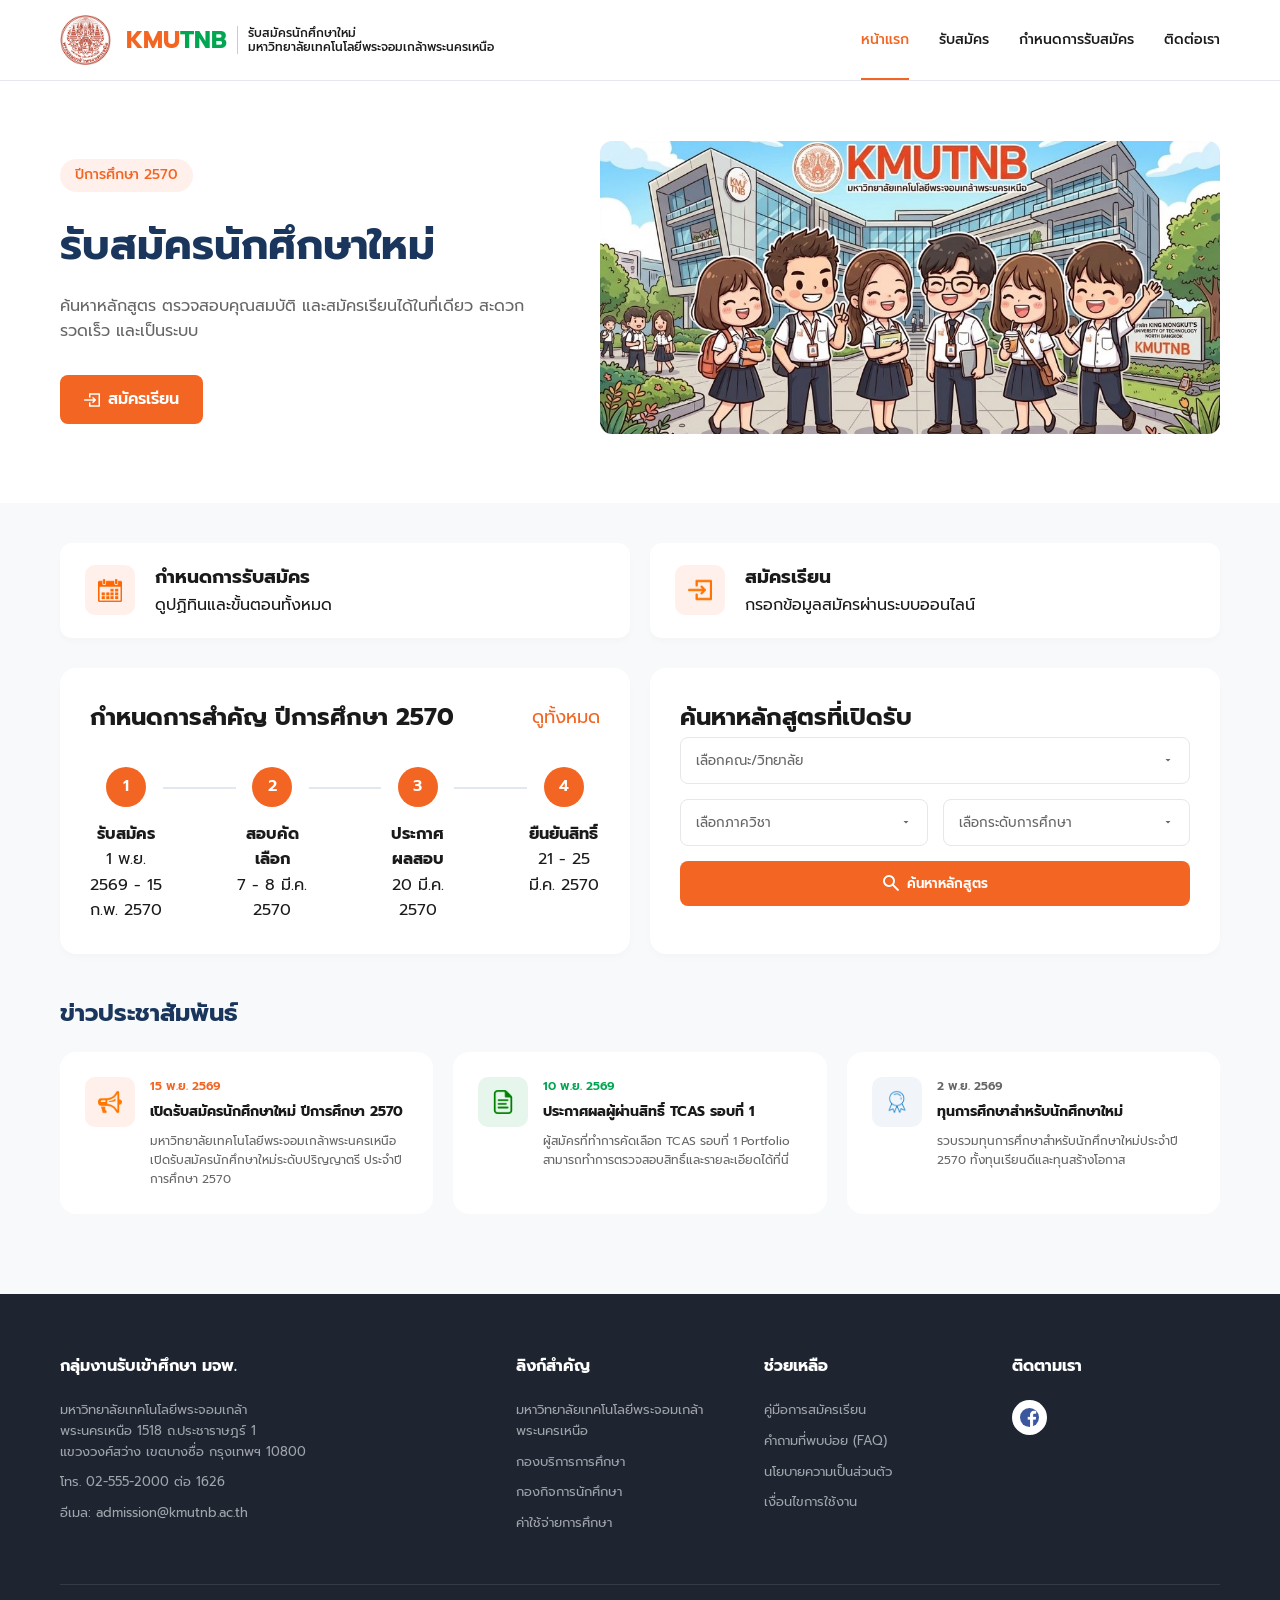
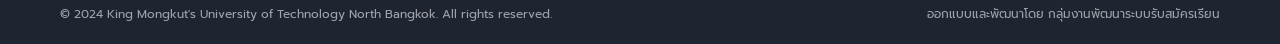
<file: Index.html>
<!DOCTYPE html>
<html lang="th">
<head>
    <meta charset="UTF-8">
    <meta name="viewport" content="width=device-width, initial-scale=1.0">
    <title>KMUTNB - รับสมัครนักศึกษาใหม่</title>
    
    <!-- เรียกใช้ฟอนต์ Prompt จาก Google -->
    <link href="https://fonts.googleapis.com/css2?family=Prompt:wght@300;400;500;600;700&display=swap" rel="stylesheet">
    
    <!-- ไฟล์ CSS ของเรา -->
    <link rel="stylesheet" href="css/style.css">
</head>
<body>

    <!-- ================= ส่วนที่ 1: แถบเมนูด้านบน (Header) ================= -->
    <header class="header-menu">
        <div class="container container-header">
            <!-- ส่วนโลโก้ -->
            <div class="logo-box">
                <img src="images/logo_kmutnb.png" alt="โลโก้ มจพ" class="logo-image">
                <div class="logo-text">
                    <span class="text-orange-large">KMU<span class="text-green-large">TNB</span></span>
                    <div class="text-thai-small">
                        <span>รับสมัครนักศึกษาใหม่</span>
                        <span>มหาวิทยาลัยเทคโนโลยีพระจอมเกล้าพระนครเหนือ</span>
                    </div>
                </div>
            </div>
            
            <!-- ส่วนลิงก์เมนู -->
            <nav class="menu-links">
                <ul>
                    <li><a href="/Index.html" class="active">หน้าแรก</a></li>
                    <li><a href="/login.html">รับสมัคร</a></li>
                    <li><a href="/schedule.html">กำหนดการรับสมัคร</a></li>
                    <li><a href="/contact.html">ติดต่อเรา</a></li>
                </ul>
            </nav>
        </div>
    </header>

    <!-- ================= ส่วนที่ 2: แบนเนอร์รูปภาพด้านบน ================= -->
    <section class="banner-section container">
        <!-- ข้อความฝั่งซ้าย -->
        <div class="banner-text">
            <div class="tag-year">ปีการศึกษา 2570</div>
            <h1>รับสมัครนักศึกษาใหม่</h1>
            <p>ค้นหาหลักสูตร ตรวจสอบคุณสมบัติ และสมัครเรียนได้ในที่เดียว สะดวก รวดเร็ว และเป็นระบบ</p>
            
            <a href="/login.html" class="button-orange">
                <!-- เปลี่ยนจากไอคอน FontAwesome เป็นรูปภาพ -->
                <img src="/images/signin.png" alt="icon" class="icon-small"> 
                สมัครเรียน
            </a>
        </div>
        
        <!-- รูปภาพฝั่งขวา -->
        <div class="banner-image">
            <img src="/images/kmutnbAI.png" alt="ภาพตัวการ์ตูนนักศึกษา">
        </div>
    </section>

    <!-- ================= พื้นหลังสีเทาอ่อนสำหรับเนื้อหาหลัก ================= -->
    <div class="background-gray">
        <div class="container">
            
            <!-- ================= ส่วนที่ 3: ปุ่มเมนูด่วน 2 ปุ่ม (Quick Actions) ================= -->
            <div class="quick-menu-row">
                <!-- ปุ่มที่ 1 -->
                <a href="/schedule.html" class="box-quick-menu">
                    <div class="icon-box bg-orange-light">
                        <!-- เปลี่ยนเป็นรูปภาพไอคอนปฏิทิน -->
                        <img src="/images/calander-icon.png" alt="ปฏิทิน" class="icon-image">
                    </div>
                    <div class="text-quick-menu">
                        <h3>กำหนดการรับสมัคร</h3>
                        <p>ดูปฏิทินและขั้นตอนทั้งหมด</p>
                    </div>
                </a>
                
                <!-- ปุ่มที่ 2 -->
                <a href="/login.html" class="box-quick-menu">
                    <div class="icon-box bg-orange-light">
                        <!-- เปลี่ยนเป็นรูปภาพไอคอนแก้ไข/สมัคร -->
                        <img src="/images/signin2.png" alt="สมัครเรียน" class="icon-image">
                    </div>
                    <div class="text-quick-menu">
                        <h3>สมัครเรียน</h3>
                        <p>กรอกข้อมูลสมัครผ่านระบบออนไลน์</p>
                    </div>
                </a>
            </div>

            <!-- ================= ส่วนที่ 4: กล่องข้อมูลหลัก (ไทม์ไลน์ + ค้นหา) ================= -->
            <div class="main-content-row">
                
                <!-- 4.1 กล่องไทม์ไลน์กำหนดการ -->
                <div class="box-content box-timeline">
                    <div class="box-header">
                        <h2>กำหนดการสำคัญ ปีการศึกษา 2570</h2>
                        <a href="/schedule.html" class="link-orange-text">ดูทั้งหมด</a>
                    </div>
                    
                    <div class="timeline-steps">
                        <!-- ขั้นตอนที่ 1 -->
                        <div class="step-item">
                            <div class="circle-number active">1</div>
                            <h4>รับสมัคร</h4>
                            <p>1 พ.ย. 2569 - 15 ก.พ. 2570</p>
                        </div>
                        <div class="line-connect"></div>
                        <!-- ขั้นตอนที่ 2 -->
                        <div class="step-item">
                            <div class="circle-number active">2</div>
                            <h4>สอบคัดเลือก</h4>
                            <p>7 - 8 มี.ค. 2570</p>
                        </div>
                        <div class="line-connect"></div>
                        <!-- ขั้นตอนที่ 3 -->
                        <div class="step-item">
                            <div class="circle-number active">3</div>
                            <h4>ประกาศผลสอบ</h4>
                            <p>20 มี.ค. 2570</p>
                        </div>
                        <div class="line-connect"></div>
                        <!-- ขั้นตอนที่ 4 -->
                        <div class="step-item">
                            <div class="circle-number active">4</div>
                            <h4>ยืนยันสิทธิ์</h4>
                            <p>21 - 25 มี.ค. 2570</p>
                        </div>
                    </div>
                </div>

                <!-- 4.2 กล่องค้นหาหลักสูตร -->
                <div class="box-content box-search">
                    <h2>ค้นหาหลักสูตรที่เปิดรับ</h2>
                    <form action="#" class="form-search">
                        <div class="input-group">
                            <select name="faculty">
                                <option value="">เลือกคณะ/วิทยาลัย</option>
                                <option value="">คณะวิศกรรมศาสตร์</option>
                                <option value="">คณะครุศาสตร์อุตหกรรม</option>
                                <option value="">วิทยาลัยเทคโนโลยีอุตสาหกรรม</option>
                                <option value="">คณะวิทยาศาสตร์ประยุกต์</option>
                                <option value="">คณะอุตหกรรมเกษรตรดิจิทัล</option>
                                <option value="">คณะเทคโนโลยีการจัดการอุตสาหกรรม</option>
                                <option value="">คณะเทคโนโลยีสารสนเทศและนวัตกรรมดิจิทัล</option>
                                <option value="">คณะศิลปศาสตร์ประยุกต์</option>
                                <option value="">บัณฑิตวิทยาลัยวิศวกรรมศาสตร์นานาชาติสิรินธร ไทย-เยอรมัน</option>
                                <option value="">บัณฑิตวิทยาลัย</option>
                                <option value="">คณะสถาปัตยกรรมและการออกแบบ</option>
                                <option value="">คณะวิทยาศาสตร์ พลังงานและสิ่งแวดล้อม</option>
                                <option value="">คณะบริหารธุรกิจ</option>
                                <option value="">วิทยาลัยนานาชาติ</option>
                                <option value="">คณะพัฒนาธุรกิจและอุตสาหกรรม</option>
                                <option value="">คณะบริหารธุรกิจและอุตสาหกรรมบริการ</option>
                                <option value="">อุทยานเทคโนโลยี มจพ. </option>
                            </select>
                        </div>
                        <div class="input-row">
                            <div class="input-group half">
                                <select name="department">
                                    <option value="">เลือกภาควิชา</option>
                                    <option value="">วิศวกรรมการผลิตและหุ่นยนต์</option>
                                    <option value="">วิศวกรรมไฟฟ้าและคอมพิวเตอร์</option>
                                    <option value="">วิศวกรรมเคมี</option>
                                    <option value="">วิศวกรรมขนถ่ายวัสดุและโลจิสติกส์</option>
                                    <option value="">วิศวกรรมเครื่องมือวัดและพลังงานไฟฟ้า</option>
                                    <option value="">วิศวกรรมโยธา</option>
                                    <option value="">วิศวกรรมอุตสากร</option>
                                </select>
                            </div>
                            <div class="input-group half">
                                <select name="level">
                                    <option value="">เลือกระดับการศึกษา</option>
                                    <option value="">ประกาศนียบัตรวิชาชีพ</option>
                                    <option value="">ประกาศนียบัตรวิชาชีพชั้นสูง</option>
                                    <option value="">อนุปริญญา</option>
                                    <option value="">ปริญญาตรี 4 ปี / 5 ปี</option>
                                    <option value="">ปริญญาตรีต่อนเนื่อง 2-3 ปี</option>
                                    <option value="">ปริญญาตรีเทียบโอน 2-3 ปี</option>
                                    <option value="">ประกาศนียบัตรบัณฑิต</option>
                                    <option value="">ปริญญาโท</option>
                                    <option value="">ปริญญาเอก</option>
                                </select>
                            </div>
                        </div>
                        <button type="submit" class="button-orange button-full">
                            <img src="/images/search.png" alt="ค้นหา" class="icon-small"> ค้นหาหลักสูตร
                        </button>
                    </form>
                </div>
                
            </div>

            <!-- ================= ส่วนที่ 5: ข่าวประชาสัมพันธ์ ================= -->
            <div class="news-section">
                <h2>ข่าวประชาสัมพันธ์</h2>
                <div class="news-row">
                    
                    <!-- ข่าวที่ 1 -->
                    <div class="box-news">
                        <div class="icon-box bg-orange-light">
                            <!-- ไอคอนโทรโข่ง -->
                            <img src="/images/megaphone.png" alt="ข่าว" class="icon-image">
                        </div>
                        <div class="news-text">
                            <span class="news-date text-orange">15 พ.ย. 2569</span>
                            <h4>เปิดรับสมัครนักศึกษาใหม่ ปีการศึกษา 2570</h4>
                            <p>มหาวิทยาลัยเทคโนโลยีพระจอมเกล้าพระนครเหนือ เปิดรับสมัครนักศึกษาใหม่ระดับปริญญาตรี ประจำปีการศึกษา 2570</p>
                        </div>
                    </div>
                    
                    <!-- ข่าวที่ 2 -->
                    <div class="box-news">
                        <div class="icon-box bg-green-light">
                            <!-- ไอคอนเอกสาร -->
                            <img src="/images/document.png" alt="เอกสาร" class="icon-image">
                        </div>
                        <div class="news-text">
                            <span class="news-date text-green">10 พ.ย. 2569</span>
                            <h4>ประกาศผลผู้ผ่านสิทธิ์ TCAS รอบที่ 1</h4>
                            <p>ผู้สมัครที่ทำการคัดเลือก TCAS รอบที่ 1 Portfolio สามารถทำการตรวจสอบสิทธิ์และรายละเอียดได้ที่นี่</p>
                        </div>
                    </div>
                    
                    <!-- ข่าวที่ 3 -->
                    <div class="box-news">
                        <div class="icon-box bg-gray-light">
                            <!-- ไอคอนเหรียญรางวัล -->
                            <img src="/images/award-icon.png" alt="ทุนการศึกษา" class="icon-image">
                        </div>
                        <div class="news-text">
                            <span class="news-date text-gray">2 พ.ย. 2569</span>
                            <h4>ทุนการศึกษาสำหรับนักศึกษาใหม่</h4>
                            <p>รวบรวมทุนการศึกษาสำหรับนักศึกษาใหม่ประจำปี 2570 ทั้งทุนเรียนดีและทุนสร้างโอกาส</p>
                        </div>
                    </div>
                    
                </div>
            </div>

        </div>
    </div>

    <!-- ================= ส่วนที่ 6: ด้านล่างสุดของเว็บ (Footer) ================= -->
    <footer class="footer-section">
        <div class="container footer-columns">
            <div class="footer-col info-col">
                <h3>กลุ่มงานรับเข้าศึกษา มจพ.</h3>
                <p>มหาวิทยาลัยเทคโนโลยีพระจอมเกล้า<br>พระนครเหนือ 1518 ถ.ประชาราษฎร์ 1<br>แขวงวงศ์สว่าง เขตบางซื่อ กรุงเทพฯ 10800</p>
                <p>โทร. 02-555-2000 ต่อ 1626</p>
                <p>อีเมล: admission@kmutnb.ac.th</p>
            </div>
            <div class="footer-col">
                <h3>ลิงก์สำคัญ</h3>
                <ul>
                    <p><a href="https://www.kmutnb.ac.th/" target="_blank" rel="noopener noreferrer"> มหาวิทยาลัยเทคโนโลยีพระจอมเกล้าพระนครเหนือ </a></p>
                    <p><a href="https://acdserv.kmutnb.ac.th/" target="_blank" rel="noopener noreferrer">กองบริการการศึกษา</a></p>
                    <p><a href="https://sa.op.kmutnb.ac.th/" target="_blank" rel="noopener noreferrer">กองกิจการนักศึกษา</a></p>
                    <p><a href="https://reg.kmutnb.ac.th/registrar/applogin" target="_blank" rel="noopener noreferrer">ค่าใช้จ่ายการศึกษา</a></p>
                </ul>
            </div>
            <div class="footer-col">
                <h3>ช่วยเหลือ</h3>
                <ul>
                    <p>คู่มือการสมัครเรียน</p>
                    <p>คำถามที่พบบ่อย (FAQ)</p>
                    <p>นโยบายความเป็นส่วนตัว</p>
                    <p>เงื่อนไขการใช้งาน</p>
                </ul>
            </div>
            <div class="footer-col">
                <h3>ติดตามเรา</h3>
                <div class="social-icons">
                    <!-- ไอคอน Social เป็นรูปภาพ -->
                    <a href="https://www.facebook.com/admission.kmutnb" target="_blank" rel="noopener noreferrer"><img src="/images/Facebook_logo.png" alt="Facebook"></a>
                </div>
            </div>
        </div>
        <div class="container">
            <div class="footer-copyright">
                <p>© 2024 King Mongkut's University of Technology North Bangkok. All rights reserved.</p>
                <p>ออกแบบและพัฒนาโดย กลุ่มงานพัฒนาระบบรับสมัครเรียน</p>
            </div>
        </div>
    </footer>

</body>
</html>
</file>
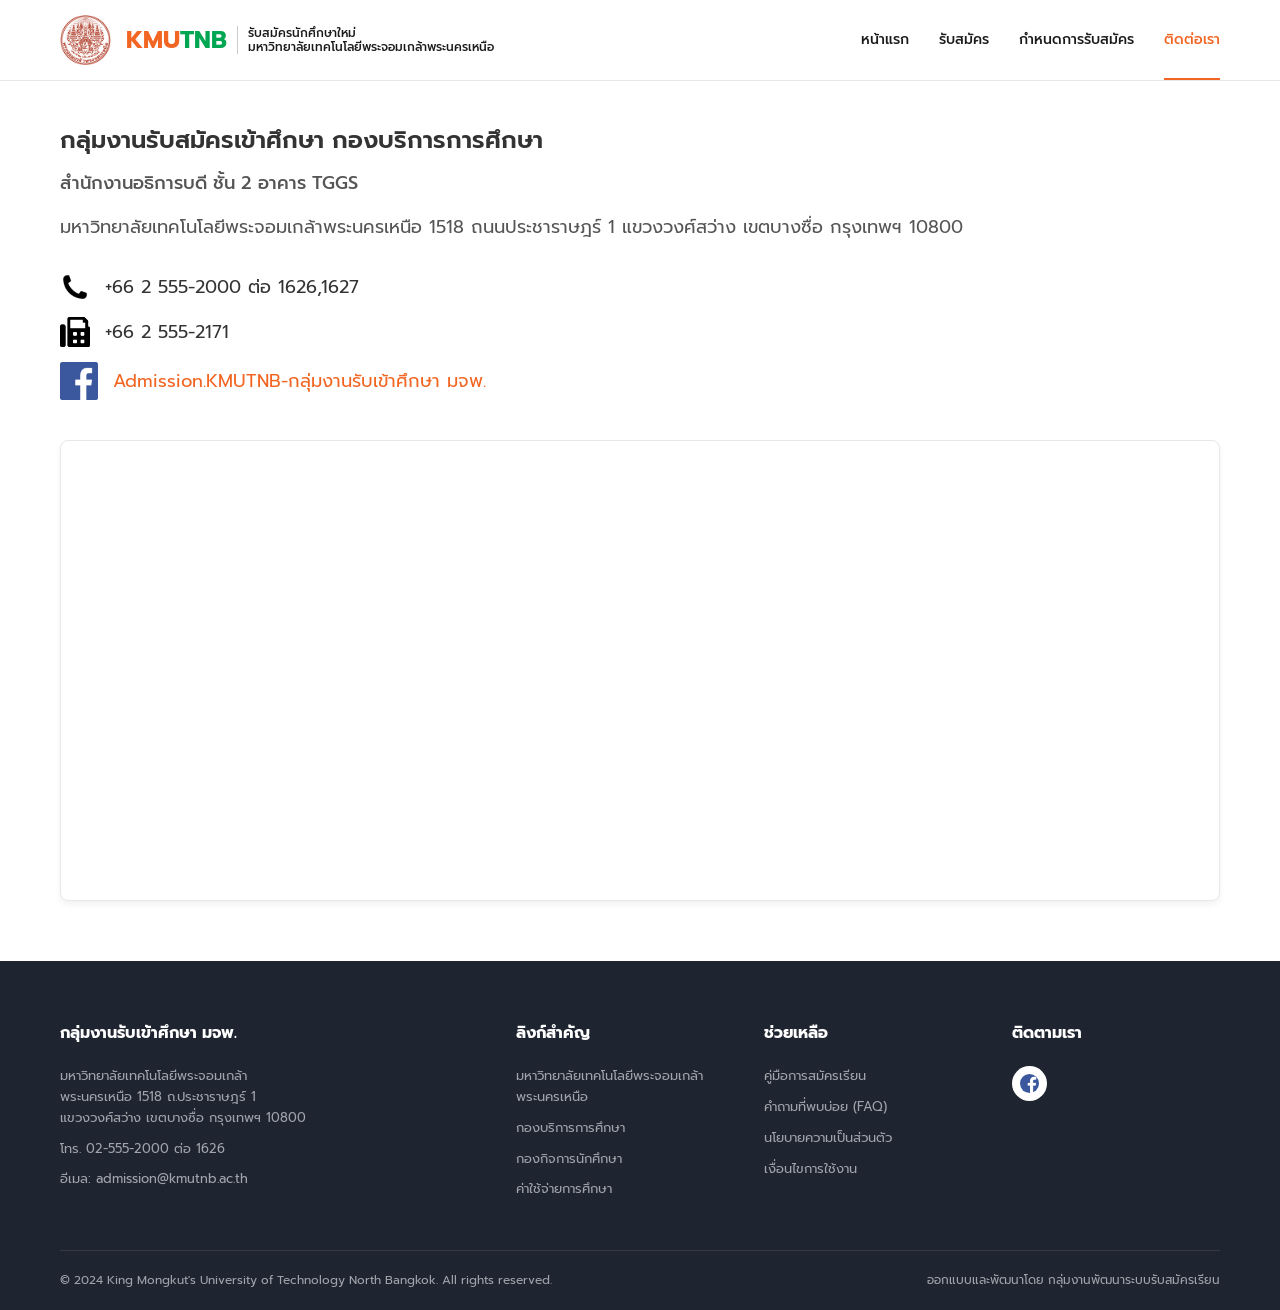
<file: contact.html>
<!DOCTYPE html>
<html lang="th">
<head>
    <meta charset="UTF-8">
    <meta name="viewport" content="width=device-width, initial-scale=1.0">
    <title>ติดต่อเรา - KMUTNB</title>
    <link href="https://fonts.googleapis.com/css2?family=Prompt:wght@300;400;500;600;700&display=swap" rel="stylesheet">
    <link rel="stylesheet" href="/css/style.css">
</head>
<body>

    <!-- ================= แถบเมนูด้านบน (Header) ================= -->
    <header class="header-menu">
        <div class="container container-header">
            <div class="logo-box">
                <img src="/images/logo_kmutnb.png" alt="โลโก้ มจพ" class="logo-image">
                <div class="logo-text">
                    <span class="text-orange-large">KMU<span class="text-green-large">TNB</span></span>
                    <div class="text-thai-small">
                        <span>รับสมัครนักศึกษาใหม่</span>
                        <span>มหาวิทยาลัยเทคโนโลยีพระจอมเกล้าพระนครเหนือ</span>
                    </div>
                </div>
            </div>
            
            <nav class="menu-links">
                <ul>
                    <li><a href="index.html">หน้าแรก</a></li>
                    <li><a href="login.html">รับสมัคร</a></li>
                    <li><a href="schedule.html">กำหนดการรับสมัคร</a></li>
                    <li><a href="contact.html" class="active">ติดต่อเรา</a></li>
                </ul>
            </nav>
        </div>
    </header>

    <!-- ================= ส่วนเนื้อหาหน้าติดต่อเรา ================= -->
    <div class="contact-wrapper container">
        
        <!-- 1. ส่วนข้อมูลข้อความ -->
        <div class="contact-info">
            <h2 class="contact-heading">กลุ่มงานรับสมัครเข้าศึกษา กองบริการการศึกษา</h2>
            <p class="contact-subheading">สำนักงานอธิการบดี ชั้น 2 อาคาร TGGS</p>
            <p class="contact-address">มหาวิทยาลัยเทคโนโลยีพระจอมเกล้าพระนครเหนือ 1518 ถนนประชาราษฎร์ 1 แขวงวงศ์สว่าง เขตบางซื่อ กรุงเทพฯ 10800</p>
            
            <!-- รายการเบอร์โทรและโซเชียล -->
            <div class="contact-methods">
                <div class="contact-item">
                    <!-- ใช้รูปไอคอน หรือถ้าไม่มีให้ใช้ SVG แทนได้ -->
                    <img src="/images/telephone-icon.png" alt="โทรศัพท์" class="contact-icon">
                    <span>+66 2 555-2000 ต่อ 1626,1627</span>
                </div>
                <div class="contact-item">
                    <img src="/images/fax.png" alt="แฟกซ์" class="contact-icon">
                    <span>+66 2 555-2171</span>
                </div>
                <div class="contact-item">
                    <img src="/images/Facebook_logo.png" alt="Facebook" class="contact-icon fb-icon">
                    <a href="https://www.facebook.com/admission.kmutnb" target="_blank" rel="noopener noreferrer" target="_blank" class="link-orange-text">Admission.KMUTNB-กลุ่มงานรับเข้าศึกษา มจพ.</a>
                </div>
            </div>
        </div>

        <!-- 2. ส่วนแผนที่ Google Maps -->
        <div class="contact-map">
            <!-- โค้ด iframe ดึงแผนที่จาก Google Maps ตรงๆ -->
           <iframe src="https://www.google.com/maps/embed?pb=!1m18!1m12!1m3!1d3874.336020997684!2d100.51412789999999!3d13.8188503!2m3!1f0!2f0!3f0!3m2!1i1024!2i768!4f13.1!3m3!1m2!1s0x30e29b9bc62c08f5%3A0xa7082ce4308e41a4![base64]!5e0!3m2!1sth!2sth!4v1790412896878!5m2!1sth!2sth" width="100%" height="450" style="border:0;" allowfullscreen="" loading="lazy" referrerpolicy="no-referrer-when-downgrade"></iframe>
        </div>

    </div>

    <!-- ================= Footer ================= -->
    <footer class="footer-section">
        <div class="container footer-columns">
            <div class="footer-col info-col">
                <h3>กลุ่มงานรับเข้าศึกษา มจพ.</h3>
                <p>มหาวิทยาลัยเทคโนโลยีพระจอมเกล้า<br>พระนครเหนือ 1518 ถ.ประชาราษฎร์ 1<br>แขวงวงศ์สว่าง เขตบางซื่อ กรุงเทพฯ 10800</p>
                <p>โทร. 02-555-2000 ต่อ 1626</p>
                <p>อีเมล: admission@kmutnb.ac.th</p>
            </div>
            <div class="footer-col">
                <h3>ลิงก์สำคัญ</h3>
                <ul>
                    <p><a href="https://www.kmutnb.ac.th/" target="_blank" rel="noopener noreferrer"> มหาวิทยาลัยเทคโนโลยีพระจอมเกล้าพระนครเหนือ </a></p>
                    <p><a href="https://acdserv.kmutnb.ac.th/" target="_blank" rel="noopener noreferrer">กองบริการการศึกษา</a></p>
                    <p><a href="https://sa.op.kmutnb.ac.th/" target="_blank" rel="noopener noreferrer">กองกิจการนักศึกษา</a></p>
                    <p><a href="https://reg.kmutnb.ac.th/registrar/applogin" target="_blank" rel="noopener noreferrer">ค่าใช้จ่ายการศึกษา</a></p>
                </ul>
            </div>
            <div class="footer-col">
                <h3>ช่วยเหลือ</h3>
                <ul>
                    <p>คู่มือการสมัครเรียน</p>
                    <p>คำถามที่พบบ่อย (FAQ)</p>
                    <p>นโยบายความเป็นส่วนตัว</p>
                    <p>เงื่อนไขการใช้งาน</p>
                </ul>
            </div>
            <div class="footer-col">
                <h3>ติดตามเรา</h3>
                <div class="social-icons">
                    <!-- ไอคอน Social เป็นรูปภาพ -->
                    <a href="https://www.facebook.com/admission.kmutnb" target="_blank" rel="noopener noreferrer"><img src="/images/Facebook_logo.png" alt="Facebook"></a>
                </div>
            </div>
        </div>
        <div class="container">
            <div class="footer-copyright">
                <p>© 2024 King Mongkut's University of Technology North Bangkok. All rights reserved.</p>
                <p>ออกแบบและพัฒนาโดย กลุ่มงานพัฒนาระบบรับสมัครเรียน</p>
            </div>
        </div>
    </footer>

</body>
</html>
</file>
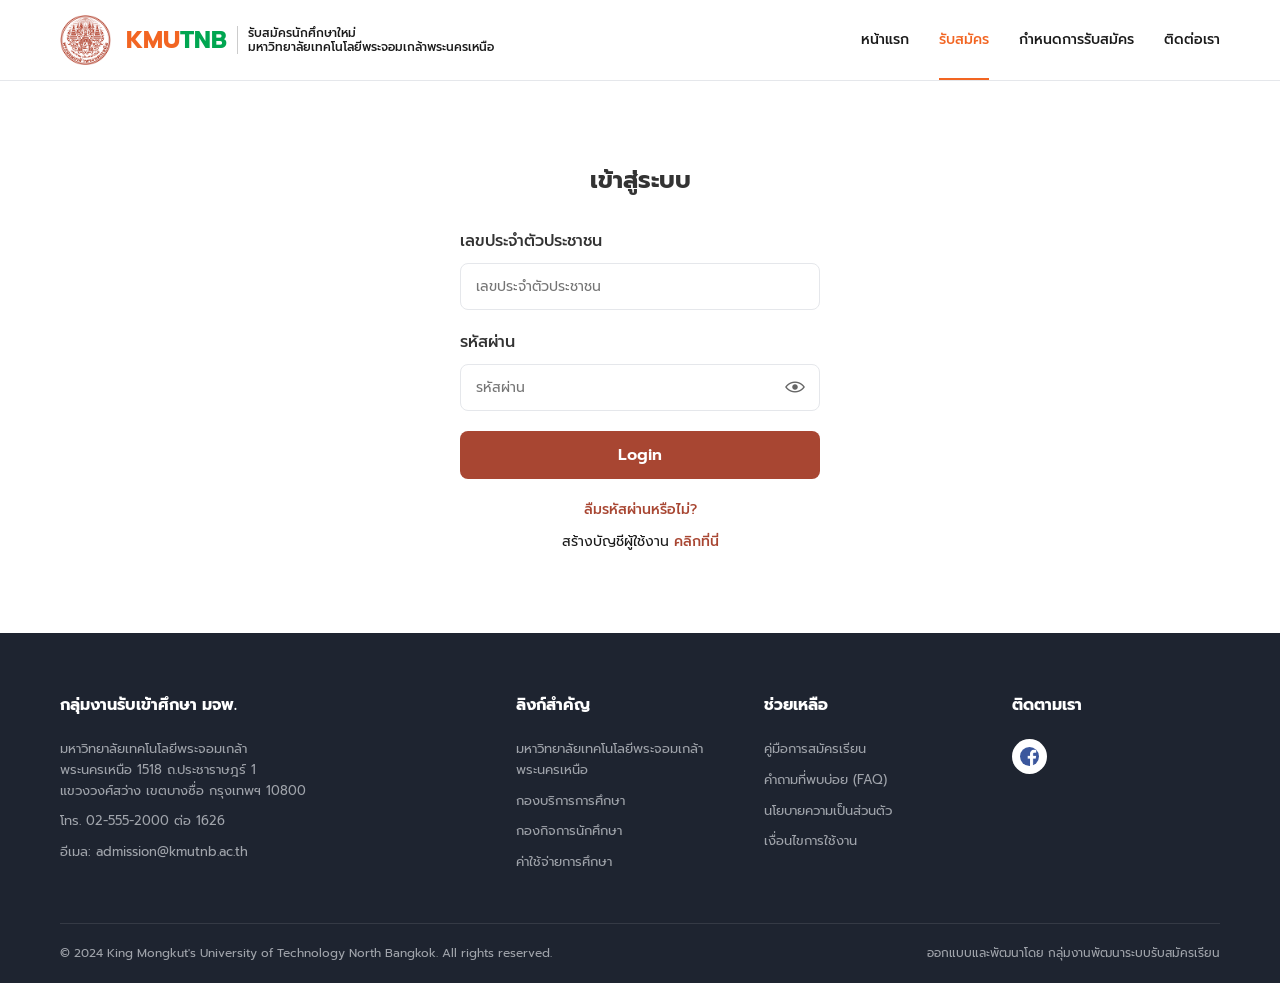
<file: login.html>
<!DOCTYPE html>
<html lang="th">
<head>
    <meta charset="UTF-8">
    <meta name="viewport" content="width=device-width, initial-scale=1.0">
    <title>เข้าสู่ระบบ - KMUTNB</title>
    <link href="https://fonts.googleapis.com/css2?family=Prompt:wght@300;400;500;600;700&display=swap" rel="stylesheet">
    <link rel="stylesheet" href="css/style.css">
</head>
<body>

    <!-- ================= แถบเมนูด้านบน (Header) ================= -->
    <header class="header-menu">
        <div class="container container-header">
            <div class="logo-box">
                <img src="/images/logo_kmutnb.png" alt="โลโก้ มจพ" class="logo-image">
                <div class="logo-text">
                    <span class="text-orange-large">KMU<span class="text-green-large">TNB</span></span>
                    <div class="text-thai-small">
                        <span>รับสมัครนักศึกษาใหม่</span>
                        <span>มหาวิทยาลัยเทคโนโลยีพระจอมเกล้าพระนครเหนือ</span>
                    </div>
                </div>
            </div>
            
            <nav class="menu-links">
                <ul>
                    <li><a href="index.html">หน้าแรก</a></li>
                    <!-- ย้าย class="active" มาไว้ที่ "รับสมัคร" แทน -->
                    <li><a href="login.html" class="active">รับสมัคร</a></li>
                    <li><a href="/schedule.html">กำหนดการรับสมัคร</a></li>
                    <li><a href="/contact.html">ติดต่อเรา</a></li>
                </ul>
            </nav>
        </div>
    </header>

    <!-- ================= ส่วนเนื้อหาหน้า Login ================= -->
    <div class="login-wrapper">
        <h2 class="login-title">เข้าสู่ระบบ</h2>
        
        <!-- ฟอร์มเข้าสู่ระบบ -->
        <form action="#" class="form-login">
            <div class="form-group-vertical">
                <label>เลขประจำตัวประชาชน</label>
                <input type="text" class="input-field" placeholder="เลขประจำตัวประชาชน" maxlength="13" inputmode="numeric" pattern="[0-9]*" oninput="this.value = this.value.replace(/[^0-9]/g, '');">
            </div>
            
            <div class="form-group-vertical">
                <label>รหัสผ่าน</label>
                <div class="input-with-icon">
                    <!-- 1. ซ่อน Checkbox ไว้ และตั้ง id ให้ตรงกับ label -->
                    <input type="checkbox" id="toggle-pwd-1" class="hidden-checkbox">
                    
                    <!-- 2. ใช้ type="text" แทน password และใส่คลาส css-password -->
                    <input type="text" class="input-field css-password" placeholder="รหัสผ่าน">
                    
                    <!-- 3. ใช้ Label ครอบรูปตาของคุณ เมื่อกดที่รูปนี้ จะไปติ๊ก checkbox ด้านบน -->
                    <label for="toggle-pwd-1" class="icon-label">
                        <img src="/images/eye-icon.png" alt="เปิด/ปิดรหัส">
                    </label>
                </div>
            </div>
                        
            <button type="submit" class="button-brown button-full">Login</button>
        </form>

        <!-- ลิงก์ด้านล่างฟอร์ม -->
        <div class="login-links">
            <a href="/resetpass.html" class="link-brown">ลืมรหัสผ่านหรือไม่?</a>
            <p>สร้างบัญชีผู้ใช้งาน <a href="register.html" class="link-brown">คลิกที่นี่</a></p>
        </div>
    </div>

    <!-- ================= Footer ================= -->
    <footer class="footer-section">
        <div class="container footer-columns">
            <div class="footer-col info-col">
                <h3>กลุ่มงานรับเข้าศึกษา มจพ.</h3>
                <p>มหาวิทยาลัยเทคโนโลยีพระจอมเกล้า<br>พระนครเหนือ 1518 ถ.ประชาราษฎร์ 1<br>แขวงวงศ์สว่าง เขตบางซื่อ กรุงเทพฯ 10800</p>
                <p>โทร. 02-555-2000 ต่อ 1626</p>
                <p>อีเมล: admission@kmutnb.ac.th</p>
            </div>
            <div class="footer-col">
                <h3>ลิงก์สำคัญ</h3>
                <ul>
                    <p><a href="https://www.kmutnb.ac.th/" target="_blank" rel="noopener noreferrer"> มหาวิทยาลัยเทคโนโลยีพระจอมเกล้าพระนครเหนือ </a></p>
                    <p><a href="https://acdserv.kmutnb.ac.th/" target="_blank" rel="noopener noreferrer">กองบริการการศึกษา</a></p>
                    <p><a href="https://sa.op.kmutnb.ac.th/" target="_blank" rel="noopener noreferrer">กองกิจการนักศึกษา</a></p>
                    <p><a href="https://reg.kmutnb.ac.th/registrar/applogin" target="_blank" rel="noopener noreferrer">ค่าใช้จ่ายการศึกษา</a></p>
                </ul>
            </div>
            <div class="footer-col">
                <h3>ช่วยเหลือ</h3>
                <ul>
                    <p>คู่มือการสมัครเรียน</p>
                    <p>คำถามที่พบบ่อย (FAQ)</p>
                    <p>นโยบายความเป็นส่วนตัว</p>
                    <p>เงื่อนไขการใช้งาน</p>
                </ul>
            </div>
            <div class="footer-col">
                <h3>ติดตามเรา</h3>
                <div class="social-icons">
                    <!-- ไอคอน Social เป็นรูปภาพ -->
                    <a href="https://www.facebook.com/admission.kmutnb" target="_blank" rel="noopener noreferrer"><img src="/images/Facebook_logo.png" alt="Facebook"></a>
                </div>
            </div>
        </div>
        <div class="container">
            <div class="footer-copyright">
                <p>© 2024 King Mongkut's University of Technology North Bangkok. All rights reserved.</p>
                <p>ออกแบบและพัฒนาโดย กลุ่มงานพัฒนาระบบรับสมัครเรียน</p>
            </div>
        </div>
    </footer>

</body>
</html>
</file>
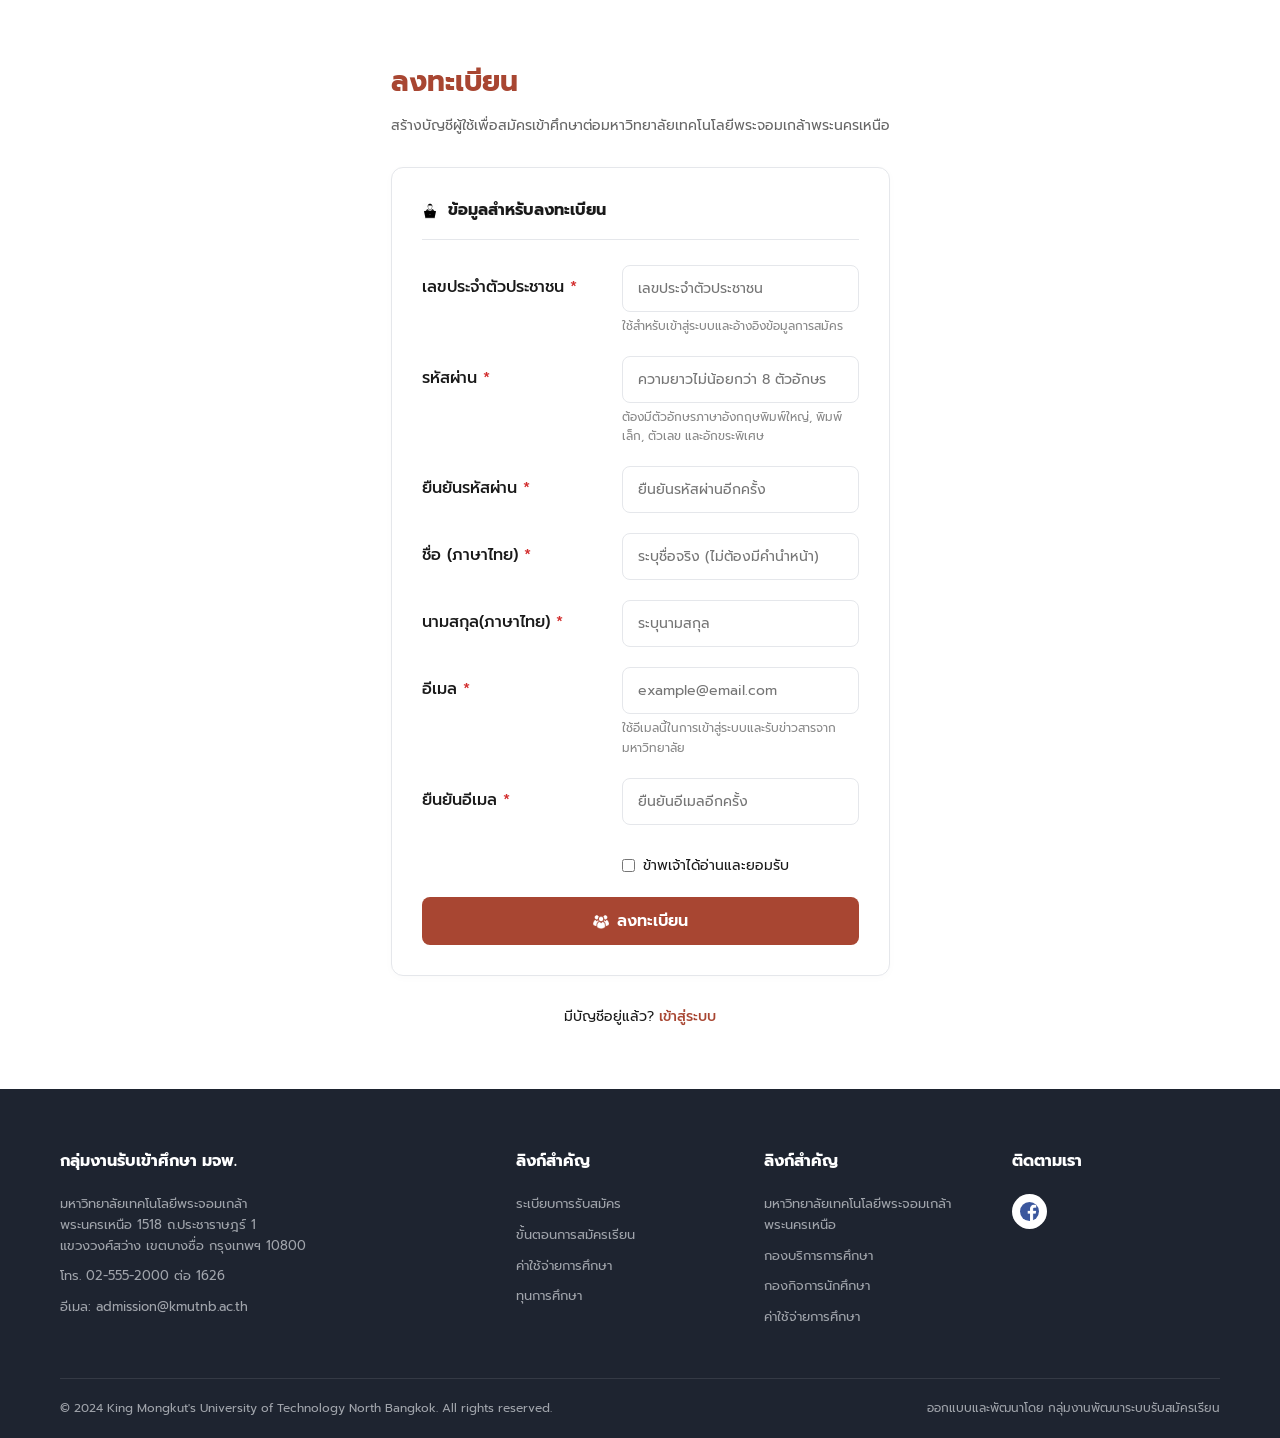
<file: register.html>
<!DOCTYPE html>
<html lang="th">
<head>
    <meta charset="UTF-8">
    <meta name="viewport" content="width=device-width, initial-scale=1.0">
    <title>ลงทะเบียน - KMUTNB</title>
    <link href="https://fonts.googleapis.com/css2?family=Prompt:wght@300;400;500;600;700&display=swap" rel="stylesheet">
    <link rel="stylesheet" href="css/style.css">
</head>
<body>

    <!-- ================= แถบเมนูด้านบน (Header) ================= -->
    <!-- (ใส่ Header เหมือนหน้า Login เป๊ะๆ เลยครับ มี class active ที่เมนู "รับสมัคร") -->
    
    <!-- ================= ส่วนเนื้อหาหน้า Register ================= -->
    <div class="register-wrapper">
        <h1 class="register-title">ลงทะเบียน</h1>
        <p class="register-subtitle">สร้างบัญชีผู้ใช้เพื่อสมัครเข้าศึกษาต่อมหาวิทยาลัยเทคโนโลยีพระจอมเกล้าพระนครเหนือ</p>
        
        <!-- กล่องฟอร์มลงทะเบียน -->
        <div class="box-register-form">
            <!-- หัวกล่อง -->
            <div class="register-form-header">
                <div class="header-left">
                    <img src="/images/user-icon.png" alt="ไอคอนผู้ใช้" class="icon-small">
                    <strong>ข้อมูลสำหรับลงทะเบียน</strong>
                </div>
            </div>

            <!-- ฟอร์มกรอกข้อมูล -->
            <form action="#" class="form-horizontal">
                
                <div class="form-row">
                    <label class="form-label">เลขประจำตัวประชาชน <span class="text-red">*</span></label>
                    <div class="form-input-box">
                        <input type="text" class="input-field" placeholder="เลขประจำตัวประชาชน" maxlength="13" inputmode="numeric" pattern="[0-9]*" oninput="this.value = this.value.replace(/[^0-9]/g, '');">
                        <span class="text-helper">ใช้สำหรับเข้าสู่ระบบและอ้างอิงข้อมูลการสมัคร</span>
                    </div>
                </div>

                <div class="form-row">
                    <label class="form-label">รหัสผ่าน <span class="text-red">*</span></label>
                    <div class="form-input-box">
                        <div class="input-with-icon">
                            <input type="password" class="input-field" placeholder="ความยาวไม่น้อยกว่า 8 ตัวอักษร">
                        </div>
                        <span class="text-helper">ต้องมีตัวอักษรภาษาอังกฤษพิมพ์ใหญ่, พิมพ์เล็ก, ตัวเลข และอักขระพิเศษ</span>
                    </div>
                </div>

                <div class="form-row">
                    <label class="form-label">ยืนยันรหัสผ่าน <span class="text-red">*</span></label>
                    <div class="form-input-box">
                        <div class="input-with-icon">
                            <input type="password" class="input-field" placeholder="ยืนยันรหัสผ่านอีกครั้ง">
                        </div>
                    </div>
                </div>

                <div class="form-row">
                    <label class="form-label">ชื่อ (ภาษาไทย) <span class="text-red">*</span></label>
                    <div class="form-input-box">
                        <input type="text" class="input-field" placeholder="ระบุชื่อจริง (ไม่ต้องมีคำนำหน้า)">
                    </div>
                </div>

                <div class="form-row">
                    <label class="form-label">นามสกุล(ภาษาไทย) <span class="text-red">*</span></label>
                    <div class="form-input-box">
                        <input type="text" class="input-field" placeholder="ระบุนามสกุล">
                    </div>
                </div>

                <div class="form-row">
                    <label class="form-label">อีเมล <span class="text-red">*</span></label>
                    <div class="form-input-box">
                        <input type="email" class="input-field" placeholder="example@email.com">
                        <span class="text-helper">ใช้อีเมลนี้ในการเข้าสู่ระบบและรับข่าวสารจากมหาวิทยาลัย</span>
                    </div>
                </div>

                <div class="form-row">
                    <label class="form-label">ยืนยันอีเมล <span class="text-red">*</span></label>
                    <div class="form-input-box">
                        <input type="email" class="input-field" placeholder="ยืนยันอีเมลอีกครั้ง">
                    </div>
                </div>

                <!-- ยอมรับเงื่อนไข -->
                <div class="agreement-box">
                    <label class="checkbox-label">
                        <input type="checkbox" required> 
                        ข้าพเจ้าได้อ่านและยอมรับ
                    </label>
                </div>

                <!-- ปุ่มลงทะเบียน -->
                <button type="submit" class="button-brown button-full">
                    <img src="/images/users.png" alt="ลงทะเบียน" class="icon-small"> ลงทะเบียน
                </button>
            </form>
        </div>

        <div class="register-footer-link">
            <p>มีบัญชีอยู่แล้ว? <a href="login.html" class="link-brown">เข้าสู่ระบบ</a></p>
        </div>
    </div>

    <!-- ================= Footer ================= -->
    <footer class="footer-section">
        <div class="container footer-columns">
            <div class="footer-col info-col">
                <h3>กลุ่มงานรับเข้าศึกษา มจพ.</h3>
                <p>มหาวิทยาลัยเทคโนโลยีพระจอมเกล้า<br>พระนครเหนือ 1518 ถ.ประชาราษฎร์ 1<br>แขวงวงศ์สว่าง เขตบางซื่อ กรุงเทพฯ 10800</p>
                <p>โทร. 02-555-2000 ต่อ 1626</p>
                <p>อีเมล: admission@kmutnb.ac.th</p>
            </div>
            <div class="footer-col">
                <h3>ลิงก์สำคัญ</h3>
                <ul>
                    <p>ระเบียบการรับสมัคร</p>
                    <p>ขั้นตอนการสมัครเรียน</p>
                    <p>ค่าใช้จ่ายการศึกษา</p>
                    <p>ทุนการศึกษา</p>
                </ul>
            </div>
            <div class="footer-col">
                <h3>ลิงก์สำคัญ</h3>
                <ul>
                    <p><a href="https://www.kmutnb.ac.th/" target="_blank" rel="noopener noreferrer"> มหาวิทยาลัยเทคโนโลยีพระจอมเกล้าพระนครเหนือ </a></p>
                    <p><a href="https://acdserv.kmutnb.ac.th/" target="_blank" rel="noopener noreferrer">กองบริการการศึกษา</a></p>
                    <p><a href="https://sa.op.kmutnb.ac.th/" target="_blank" rel="noopener noreferrer">กองกิจการนักศึกษา</a></p>
                    <p><a href="https://reg.kmutnb.ac.th/registrar/applogin" target="_blank" rel="noopener noreferrer">ค่าใช้จ่ายการศึกษา</a></p>
                </ul>
            </div>
            <div class="footer-col">
                <h3>ติดตามเรา</h3>
                <div class="social-icons">
                    <!-- ไอคอน Social เป็นรูปภาพ -->
                    <a href="https://www.facebook.com/admission.kmutnb" target="_blank" rel="noopener noreferrer"><img src="/images/Facebook_logo.png" alt="Facebook"></a>
                </div>
            </div>
        </div>
        <div class="container">
            <div class="footer-copyright">
                <p>© 2024 King Mongkut's University of Technology North Bangkok. All rights reserved.</p>
                <p>ออกแบบและพัฒนาโดย กลุ่มงานพัฒนาระบบรับสมัครเรียน</p>
            </div>
        </div>
    </footer>

</body>
</html>
</file>
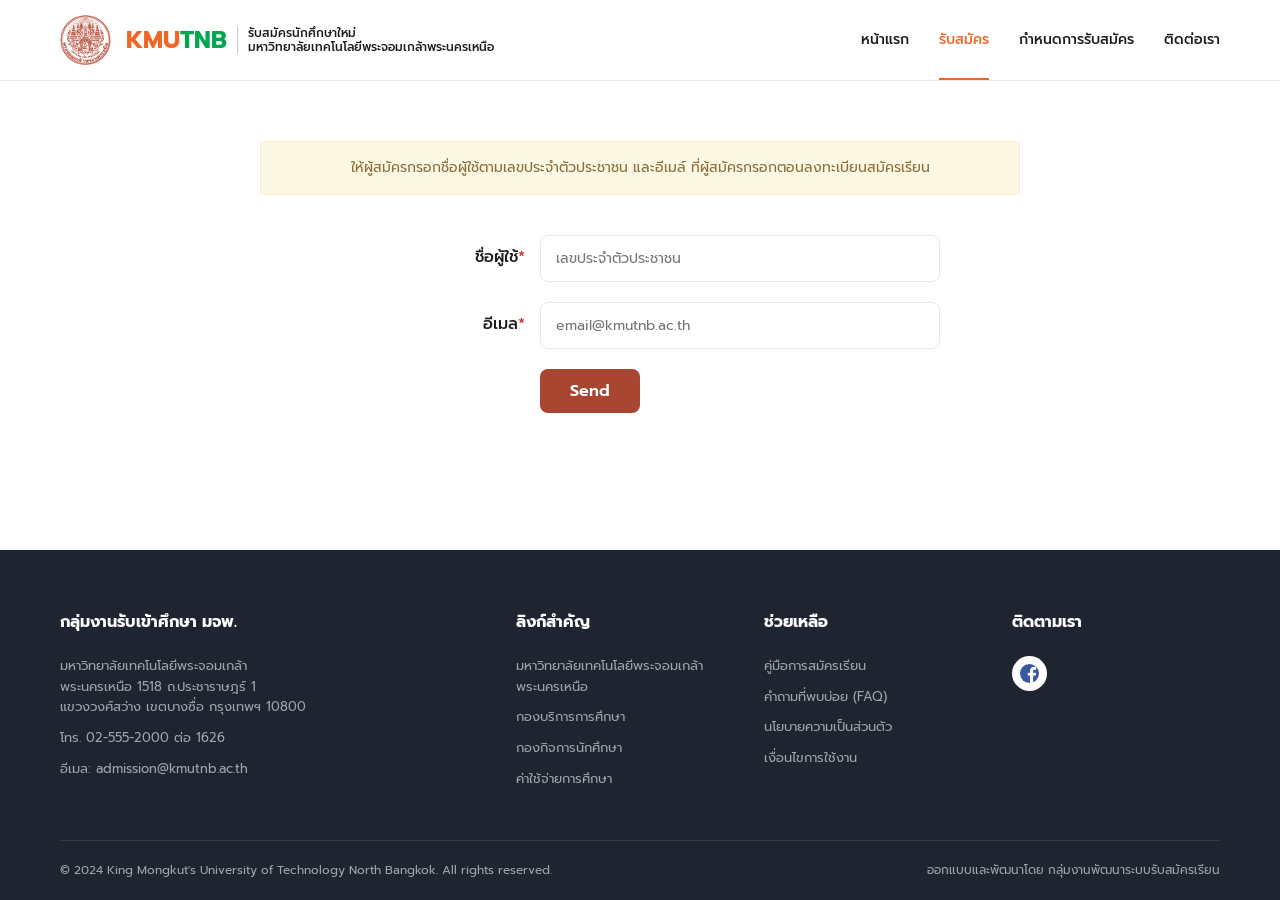
<file: resetpass.html>
<!DOCTYPE html>
<html lang="th">
<head>
    <meta charset="UTF-8">
    <meta name="viewport" content="width=device-width, initial-scale=1.0">
    <title>ลืมรหัสผ่าน - KMUTNB</title>
    <link href="https://fonts.googleapis.com/css2?family=Prompt:wght@300;400;500;600;700&display=swap" rel="stylesheet">
    <link rel="stylesheet" href="css/style.css">
</head>
<body>

    <!-- ================= แถบเมนูด้านบน (Header) ================= -->
    <header class="header-menu">
        <div class="container container-header">
            <div class="logo-box">
                <img src="/images/logo_kmutnb.png" alt="โลโก้ มจพ" class="logo-image">
                <div class="logo-text">
                    <span class="text-orange-large">KMU<span class="text-green-large">TNB</span></span>
                    <div class="text-thai-small">
                        <span>รับสมัครนักศึกษาใหม่</span>
                        <span>มหาวิทยาลัยเทคโนโลยีพระจอมเกล้าพระนครเหนือ</span>
                    </div>
                </div>
            </div>
            
            <nav class="menu-links">
                <ul>
                    <li><a href="index.html">หน้าแรก</a></li>
                    <li><a href="login.html" class="active">รับสมัคร</a></li>
                    <li><a href="/schedule.html">กำหนดการรับสมัคร</a></li>
                    <li><a href="/contact.html">ติดต่อเรา</a></li>
                </ul>
            </nav>
        </div>
    </header>

    <!-- ================= ส่วนเนื้อหาหน้ารีเซ็ตรหัสผ่าน ================= -->
    <div class="reset-wrapper">
        
        <!-- กล่องข้อความแจ้งเตือนสีเหลือง -->
        <div class="info-box-yellow">
            ให้ผู้สมัครกรอกชื่อผู้ใช้ตามเลขประจำตัวประชาชน และอีเมล์ ที่ผู้สมัครกรอกตอนลงทะเบียนสมัครเรียน
        </div>

        <!-- ฟอร์มกรอกข้อมูล -->
        <form action="#" class="form-horizontal form-reset-password">
            
            <div class="form-row">
                <!-- ใช้ class text-right เพื่อจัดข้อความชิดขวาตามแบบ -->
                <label class="form-label text-right">ชื่อผู้ใช้<span class="text-red">*</span></label>
                <div class="form-input-box">
                    <input type="text" class="input-field" placeholder="เลขประจำตัวประชาชน" maxlength="13" inputmode="numeric" pattern="[0-9]*" oninput="this.value = this.value.replace(/[^0-9]/g, '');">
                </div>
            </div>

            <div class="form-row">
                <label class="form-label text-right">อีเมล<span class="text-red">*</span></label>
                <div class="form-input-box">
                    <input type="email" class="input-field" placeholder="email@kmutnb.ac.th">
                </div>
            </div>

            <div class="form-row">
                <!-- ปล่อยฝั่งซ้ายว่างไว้ เพื่อให้ปุ่มถูกดันไปตรงกับช่องกรอกด้านบน -->
                <div class="form-label"></div>
                <div class="form-input-box">
                    <button type="submit" class="button-brown">Send</button>
                </div>
            </div>


        </form>

    </div>

    <!-- ================= Footer ================= -->
    <footer class="footer-section">
        <div class="container footer-columns">
            <div class="footer-col info-col">
                <h3>กลุ่มงานรับเข้าศึกษา มจพ.</h3>
                <p>มหาวิทยาลัยเทคโนโลยีพระจอมเกล้า<br>พระนครเหนือ 1518 ถ.ประชาราษฎร์ 1<br>แขวงวงศ์สว่าง เขตบางซื่อ กรุงเทพฯ 10800</p>
                <p>โทร. 02-555-2000 ต่อ 1626</p>
                <p>อีเมล: admission@kmutnb.ac.th</p>
            </div>
            <div class="footer-col">
                <h3>ลิงก์สำคัญ</h3>
                <ul>
                    <p><a href="https://www.kmutnb.ac.th/" target="_blank" rel="noopener noreferrer"> มหาวิทยาลัยเทคโนโลยีพระจอมเกล้าพระนครเหนือ </a></p>
                    <p><a href="https://acdserv.kmutnb.ac.th/" target="_blank" rel="noopener noreferrer">กองบริการการศึกษา</a></p>
                    <p><a href="https://sa.op.kmutnb.ac.th/" target="_blank" rel="noopener noreferrer">กองกิจการนักศึกษา</a></p>
                    <p><a href="https://reg.kmutnb.ac.th/registrar/applogin" target="_blank" rel="noopener noreferrer">ค่าใช้จ่ายการศึกษา</a></p>
                </ul>
            </div>
            <div class="footer-col">
                <h3>ช่วยเหลือ</h3>
                <ul>
                    <p>คู่มือการสมัครเรียน</p>
                    <p>คำถามที่พบบ่อย (FAQ)</p>
                    <p>นโยบายความเป็นส่วนตัว</p>
                    <p>เงื่อนไขการใช้งาน</p>
                </ul>
            </div>
            <div class="footer-col">
                <h3>ติดตามเรา</h3>
                <div class="social-icons">
                    <!-- ไอคอน Social เป็นรูปภาพ -->
                    <a href="https://www.facebook.com/admission.kmutnb" target="_blank" rel="noopener noreferrer"><img src="/images/Facebook_logo.png" alt="Facebook"></a>
                </div>
            </div>
        </div>
        <div class="container">
            <div class="footer-copyright">
                <p>© 2024 King Mongkut's University of Technology North Bangkok. All rights reserved.</p>
                <p>ออกแบบและพัฒนาโดย กลุ่มงานพัฒนาระบบรับสมัครเรียน</p>
            </div>
        </div>
    </footer>

</body>
</html>
</file>
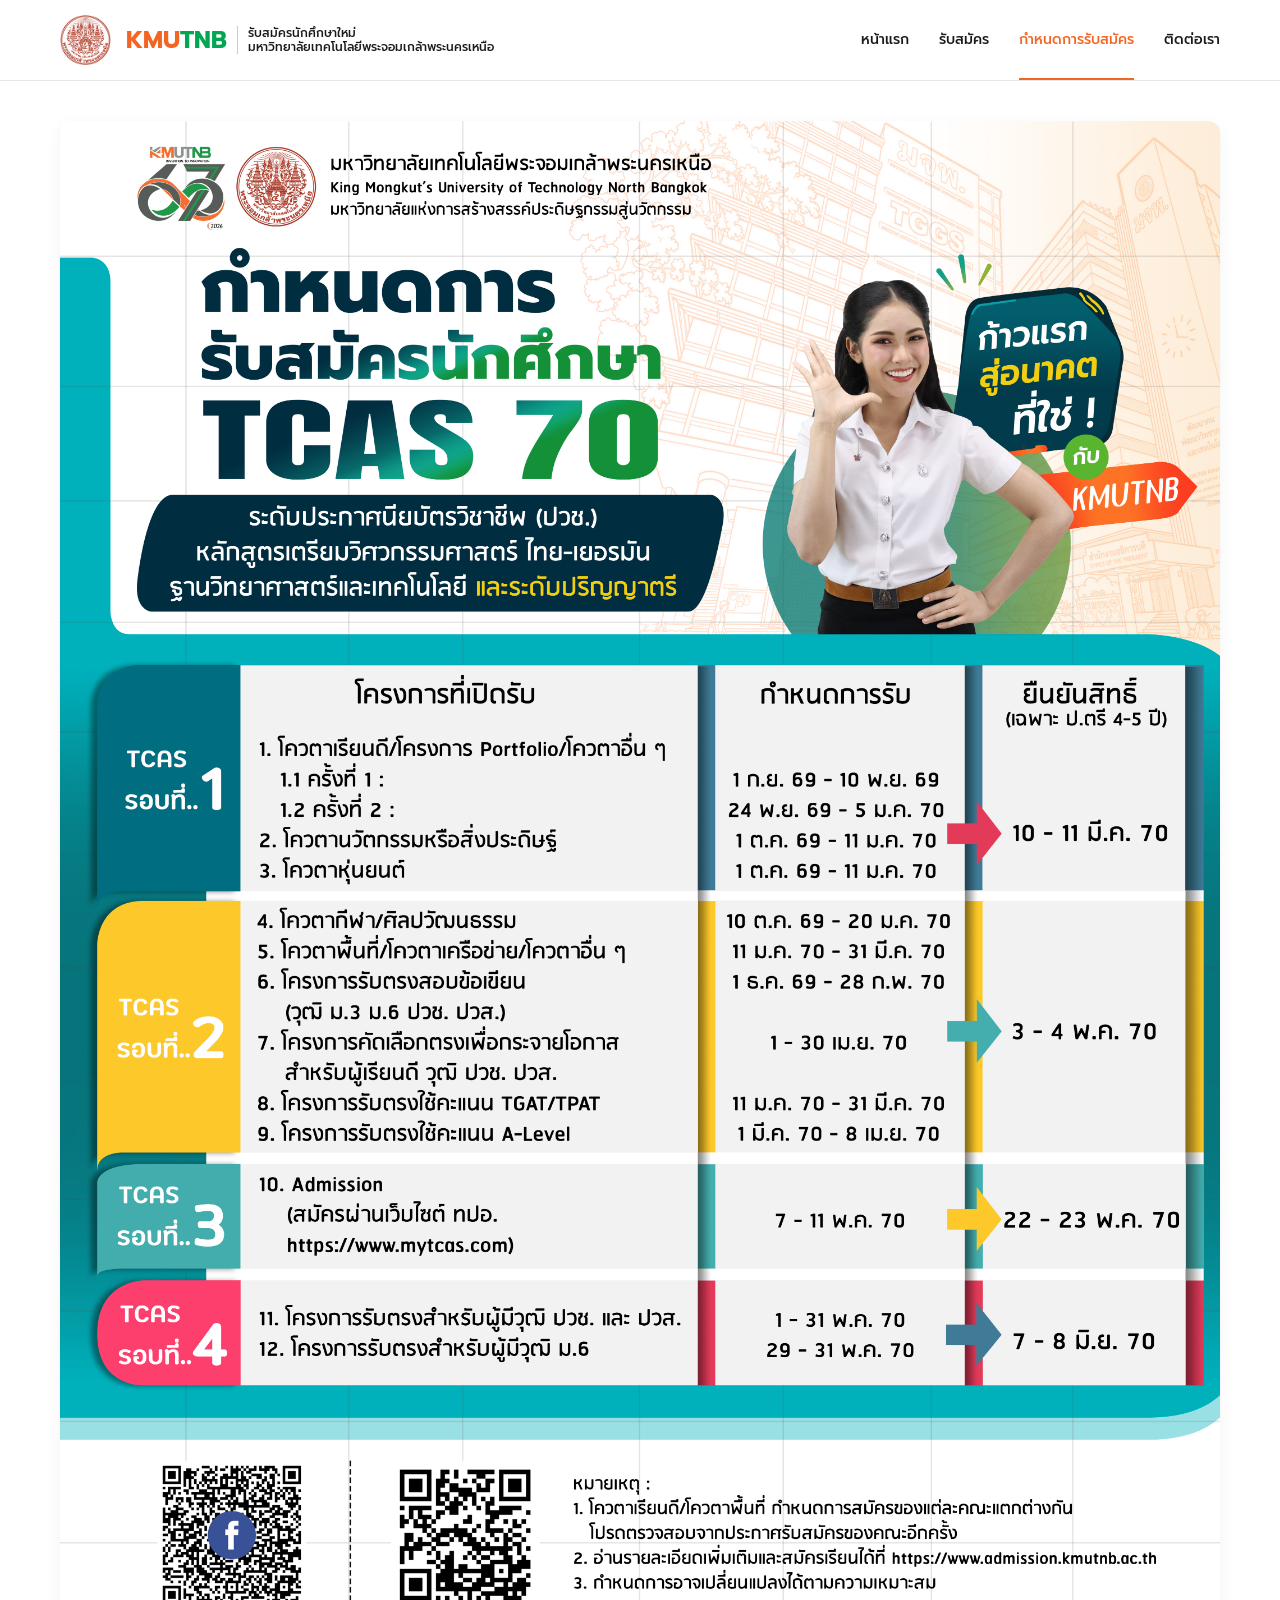
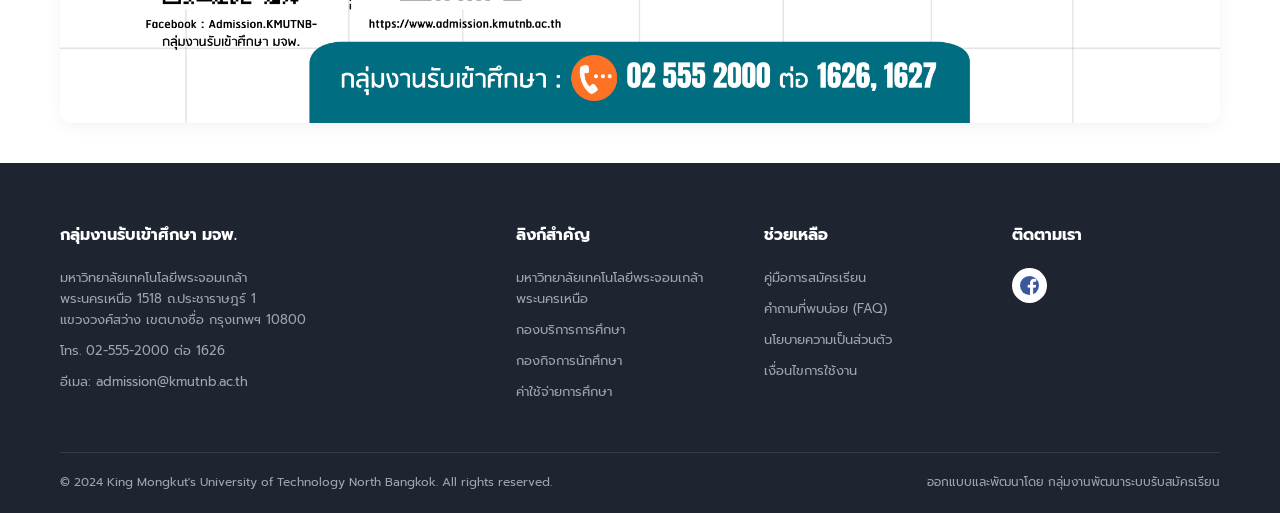
<file: schedule.html>
<!DOCTYPE html>
<html lang="th">
<head>
    <meta charset="UTF-8">
    <meta name="viewport" content="width=device-width, initial-scale=1.0">
    <title>กำหนดการรับสมัคร - KMUTNB</title>
    <link href="https://fonts.googleapis.com/css2?family=Prompt:wght@300;400;500;600;700&display=swap" rel="stylesheet">
    <link rel="stylesheet" href="/css/style.css">
</head>
<body>

    <!-- ================= แถบเมนูด้านบน (Header) ================= -->
    <header class="header-menu">
        <div class="container container-header">
            <div class="logo-box">
                <img src="/images/logo_kmutnb.png" alt="โลโก้ มจพ" class="logo-image">
                <div class="logo-text">
                    <span class="text-orange-large">KMU<span class="text-green-large">TNB</span></span>
                    <div class="text-thai-small">
                        <span>รับสมัครนักศึกษาใหม่</span>
                        <span>มหาวิทยาลัยเทคโนโลยีพระจอมเกล้าพระนครเหนือ</span>
                    </div>
                </div>
            </div>
            
            <nav class="menu-links">
                <ul>
                    <li><a href="index.html">หน้าแรก</a></li>
                    <li><a href="login.html">รับสมัคร</a></li>
                    <li><a href="schedule.html" class="active">กำหนดการรับสมัคร</a></li>
                    <li><a href="/contact.html">ติดต่อเรา</a></li>
                </ul>
            </nav>
        </div>
    </header>

    <!-- ================= ส่วนเนื้อหา (รูปภาพกำหนดการเต็มหน้า) ================= -->
    <div class="schedule-wrapper">
        <!-- คุณสามารถเปลี่ยน src เป็นไฟล์รูปภาพกำหนดการของจริงได้เลยครับ -->
        <img src="/images/schedule.png" alt="ตารางกำหนดการรับสมัคร" class="schedule-image">
    </div>

    <!-- ================= Footer ================= -->
    <footer class="footer-section">
        <div class="container footer-columns">
            <div class="footer-col info-col">
                <h3>กลุ่มงานรับเข้าศึกษา มจพ.</h3>
                <p>มหาวิทยาลัยเทคโนโลยีพระจอมเกล้า<br>พระนครเหนือ 1518 ถ.ประชาราษฎร์ 1<br>แขวงวงศ์สว่าง เขตบางซื่อ กรุงเทพฯ 10800</p>
                <p>โทร. 02-555-2000 ต่อ 1626</p>
                <p>อีเมล: admission@kmutnb.ac.th</p>
            </div>
            <div class="footer-col">
                <h3>ลิงก์สำคัญ</h3>
                <ul>
                    <p><a href="https://www.kmutnb.ac.th/" target="_blank" rel="noopener noreferrer"> มหาวิทยาลัยเทคโนโลยีพระจอมเกล้าพระนครเหนือ </a></p>
                    <p><a href="https://acdserv.kmutnb.ac.th/" target="_blank" rel="noopener noreferrer">กองบริการการศึกษา</a></p>
                    <p><a href="https://sa.op.kmutnb.ac.th/" target="_blank" rel="noopener noreferrer">กองกิจการนักศึกษา</a></p>
                    <p><a href="https://reg.kmutnb.ac.th/registrar/applogin" target="_blank" rel="noopener noreferrer">ค่าใช้จ่ายการศึกษา</a></p>
                </ul>
            </div>
            <div class="footer-col">
                <h3>ช่วยเหลือ</h3>
                <ul>
                    <p>คู่มือการสมัครเรียน</p>
                    <p>คำถามที่พบบ่อย (FAQ)</p>
                    <p>นโยบายความเป็นส่วนตัว</p>
                    <p>เงื่อนไขการใช้งาน</p>
                </ul>
            </div>
            <div class="footer-col">
                <h3>ติดตามเรา</h3>
                <div class="social-icons">
                    <!-- ไอคอน Social เป็นรูปภาพ -->
                    <a href="https://www.facebook.com/admission.kmutnb" target="_blank" rel="noopener noreferrer"><img src="/images/Facebook_logo.png" alt="Facebook"></a>
                </div>
            </div>
        </div>
        <div class="container">
            <div class="footer-copyright">
                <p>© 2024 King Mongkut's University of Technology North Bangkok. All rights reserved.</p>
                <p>ออกแบบและพัฒนาโดย กลุ่มงานพัฒนาระบบรับสมัครเรียน</p>
            </div>
        </div>
    </footer>

</body>
</html>
</file>
<file: css/style.css>
/* ================= ตั้งค่าเริ่มต้น (Reset) ================= */
* {
    margin: 0;
    padding: 0;
    box-sizing: border-box;
    font-family: 'Prompt', sans-serif; /* ใช้ฟอนต์ Prompt ทั้งเว็บ */
}

/* ================= สร้างตัวแปรสีให้เรียกใช้ง่ายๆ ================= */
:root {
    --color-orange: #f26522;
    --color-orange-hover: #d95a1e;
    --color-green: #00a651;
    --color-text-dark: #1a1a1a;
    --color-text-gray: #666666;
    --color-bg-gray: #f7f9fa;
    --color-white: #ffffff;
    --color-border: #e5e7eb;
    --color-footer-bg: #1e2430;
}

body {
    background-color: var(--color-white);
    color: var(--color-text-dark);
    line-height: 1.6;

    display: flex;
    flex-direction: column;
    min-height: 100vh;
}

a {
    text-decoration: none; /* เอาเส้นใต้ลิงก์ออก */
    color: inherit;
}

ul {
    list-style: none; /* เอาจุดหน้า list ออก */
}

/* กล่องจัดกึ่งกลางเนื้อหา (จำกัดความกว้าง) */
.container {
    max-width: 1200px;
    margin: 0 auto; /* จัดให้อยู่ตรงกลาง */
    padding: 0 20px; /* เว้นขอบซ้ายขวา */
}

/* ================= 1. ส่วน Header (แถบเมนูด้านบน) ================= */
.header-menu {
    border-bottom: 1px solid var(--color-border);
    background-color: var(--color-white);
    position: sticky;
    top: 0;
    z-index: 100; /* ให้อยู่บนสุดเสมอ */
}

.container-header {
    display: flex; /* จัดให้อยู่แนวนอน */
    justify-content: space-between; /* ดันโลโก้และเมนูไปคนละฝั่ง */
    align-items: center; /* ให้อยู่กึ่งกลางแนวตั้ง */
    height: 80px;
}

.logo-box {
    display: flex;
    align-items: center;
    gap: 15px; /* ระยะห่างรูปลูกโลโก้กับข้อความ */
}

.logo-image {
    height: 50px;
    width: auto;
}

.logo-text {
    display: flex;
    align-items: center;
    gap: 10px;
}

.text-orange-large {
    font-size: 24px;
    font-weight: 700;
    color: var(--color-orange);
}

.text-green-large {
    color: var(--color-green);
}

.text-thai-small {
    display: flex;
    flex-direction: column;
    font-size: 12px;
    font-weight: 500;
    border-left: 1px solid #ccc; /* เส้นคั่น */
    padding-left: 10px;
    line-height: 1.2;
}

.menu-links ul {
    display: flex;
    gap: 30px;
}

.menu-links a {
    font-size: 14px;
    font-weight: 500;
    transition: color 0.3s;
}

/* เอฟเฟกต์ตอนชี้เมาส์หรือเมนูที่กำลังเลือกอยู่ */
.menu-links a:hover, .menu-links a.active {
    color: var(--color-orange);
    border-bottom: 2px solid var(--color-orange);
    padding-bottom: 28px;
}

/* ================= 2. ส่วน Banner รูปภาพ ================= */
.banner-section {
    display: flex;
    align-items: center;
    justify-content: space-between;
    padding: 60px 20px;
    gap: 40px;
}

.banner-text {
    flex: 1; /* แบ่งพื้นที่ 1 ส่วน */
    max-width: 500px;
}

.tag-year {
    display: inline-block;
    background-color: #fff0eb;
    color: var(--color-orange);
    padding: 5px 15px;
    border-radius: 20px;
    font-size: 14px;
    font-weight: 500;
    margin-bottom: 20px;
}

.banner-text h1 {
    font-size: 42px;
    color: #1a365d;
    margin-bottom: 15px;
}

.banner-text p {
    color: var(--color-text-gray);
    margin-bottom: 30px;
}

.banner-image {
    flex: 1; /* แบ่งพื้นที่ 1 ส่วน */
    text-align: right;
}

.banner-image img {
    max-width: 100%;
    border-radius: 12px;
}

/* ปุ่มสีส้มทั่วไป */
.button-orange {
    display: inline-flex;
    align-items: center;
    justify-content: center;
    gap: 8px;
    padding: 12px 24px;
    background-color: var(--color-orange);
    color: var(--color-white);
    border-radius: 8px;
    font-weight: 600;
    border: none;
    cursor: pointer;
}

.button-full {
    width: 100%; /* ปุ่มกว้างเต็มพื้นที่ */
}

/* จัดการรูปไอคอนที่อยู่ในปุ่มให้ออกมาพอดี */
.icon-small {
    width: 16px;
    height: 16px;
    object-fit: contain;
}

/* ================= 3. พื้นหลังเทา และ เมนูด่วน (Quick Actions) ================= */
.background-gray {
    background-color: var(--color-bg-gray);
    padding: 40px 0 80px 0;
}

.quick-menu-row {
    display: grid;
    grid-template-columns: 1fr 1fr; /* แบ่ง 2 คอลัมน์เท่าๆ กัน */
    gap: 20px;
    margin-bottom: 30px;
}

.box-quick-menu {
    background: var(--color-white);
    padding: 20px 25px;
    border-radius: 12px;
    display: flex;
    align-items: center;
    gap: 20px;
    box-shadow: 0 4px 6px rgba(0,0,0,0.02); /* เงาบางๆ */
    transition: transform 0.3s;
}

.box-quick-menu:hover {
    transform: translateY(-3px); /* เลื่อนขึ้นนิดนึงตอนเมาส์ชี้ */
}

/* กล่องใส่รูปไอคอน */
.icon-box {
    width: 50px;
    height: 50px;
    border-radius: 10px;
    display: flex;
    justify-content: center;
    align-items: center;
    flex-shrink: 0;
}

.icon-image {
    width: 24px; /* กำหนดขนาดรูปภาพไอคอน */
    height: 24px;
    object-fit: contain;
}

/* สีพื้นหลังกล่องไอคอน */
.bg-orange-light { background-color: #fff0eb; }
.bg-green-light { background-color: #e6f6ec; }
.bg-gray-light { background-color: #f1f5f9; }

/* ================= 4. ไทม์ไลน์ และ ช่องค้นหา ================= */
.main-content-row {
    display: grid;
    grid-template-columns: 1fr 1fr; /* แบ่ง 2 คอลัมน์ */
    gap: 20px;
    margin-bottom: 40px;
}

.box-content {
    background: var(--color-white);
    padding: 30px;
    border-radius: 16px;
    box-shadow: 0 4px 6px rgba(0,0,0,0.02);
}

.box-header {
    display: flex;
    justify-content: space-between;
    align-items: center;
    margin-bottom: 30px;
}

.link-orange-text {
    color: var(--color-orange);
    font-size: 14px;
}

/* ไทม์ไลน์ */
.timeline-steps {
    display: flex;
    align-items: flex-start;
    justify-content: space-between;
}

.step-item {
    text-align: center;
    flex: 1;
}

.circle-number {
    width: 40px;
    height: 40px;
    border-radius: 50%;
    background-color: #e2e8f0; /* สีเทากรณีที่ยังไม่ active */
    color: var(--color-white);
    display: flex;
    justify-content: center;
    align-items: center;
    margin: 0 auto 15px auto;
    font-weight: 600;
}

.circle-number.active {
    background-color: var(--color-orange); /* สีส้ม */
}

.line-connect {
    flex: 1;
    height: 2px;
    background-color: #e2e8f0;
    margin-top: 20px; /* ให้เส้นอยู่กึ่งกลางวงกลม */
}

/* ฟอร์มค้นหา */
.form-search .input-group {
    margin-bottom: 15px;
}

.form-search select {
    width: 100%;
    padding: 12px 15px;
    border: 1px solid var(--color-border);
    border-radius: 8px;
    color: var(--color-text-gray);
    outline: none;
    /* แอบใส่รูปลูกศรลงในกล่อง select */
    background: url('data:image/svg+xml;utf8,<svg xmlns="http://www.w3.org/2000/svg" width="12" height="12" viewBox="0 0 24 24"><path fill="%23666" d="M7 10l5 5 5-5z"/></svg>') no-repeat right 15px center;
    background-color: #fff;
    appearance: none;
}

.input-row {
    display: flex;
    gap: 15px;
}

.input-group.half {
    flex: 1;
}

/* ================= 5. ส่วนข่าวประชาสัมพันธ์ ================= */
.news-section h2 {
    color: #1a365d;
    margin-bottom: 20px;
}

.news-row {
    display: grid;
    grid-template-columns: repeat(3, 1fr); /* แบ่ง 3 คอลัมน์ */
    gap: 20px;
}

.box-news {
    background: var(--color-white);
    padding: 25px;
    border-radius: 16px;
    display: flex;
    gap: 15px;
    align-items: flex-start;
}

.news-date {
    font-size: 12px;
    font-weight: 600;
    display: block;
    margin-bottom: 5px;
}

.text-orange { color: var(--color-orange); }
.text-green { color: var(--color-green); }
.text-gray { color: var(--color-text-gray); }

.news-text h4 {
    font-size: 14px;
    margin-bottom: 8px;
}

.news-text p {
    font-size: 12px;
    color: var(--color-text-gray);
    /* บังคับแสดงผลแค่ 2 บรรทัด ถ้ายาวไปให้เป็น ... */
    display: -webkit-box;
    -webkit-box-orient: vertical;
    overflow: hidden;
}

/* ================= 6. Footer ด้านล่าง ================= */
.footer-section {
    background-color: var(--color-footer-bg);
    color: var(--color-white);
    padding: 60px 0 20px 0;
}

.footer-columns {
    display: grid;
    grid-template-columns: 2fr 1fr 1fr 1fr; /* แบ่งความกว้างตามสัดส่วน */
    gap: 40px;
    margin-bottom: 40px;
}

.footer-col h3 {
    font-size: 16px;
    margin-bottom: 20px;
}

.footer-col p {
    color: #a0a4ab; /* สีเทาสำหรับข้อความ Footer */
    font-size: 13px;
    margin-bottom: 10px;
}

.footer-col ul li {
    margin-bottom: 12px;
}

.footer-col ul a {
    color: #a0a4ab;
    font-size: 13px;
}

.social-icons {
    display: flex;
    gap: 15px;
}

.social-icons img {
    width: 35px;
    height: 35px;
    background-color: var(--color-white);
    border-radius: 50%; /* ทำรูปภาพให้เป็นวงกลม */
    padding: 8px; /* เว้นขอบให้ไอคอนดูเล็กลงอยู่ตรงกลาง */
    object-fit: contain;
}

.footer-copyright {
    border-top: 1px solid rgba(255,255,255,0.1); /* เส้นคั่นบางๆ */
    padding-top: 20px;
    display: flex;
    justify-content: space-between;
    color: #a0a4ab;
    font-size: 12px;
}

/* ================= รองรับมือถือ (Responsive) ================= */
@media (max-width: 992px) {
    /* หน้าจอขนาดกลาง: ปรับจาก 2-3 คอลัมน์เป็น 1-2 คอลัมน์ */
    .main-content-row, .news-row { grid-template-columns: 1fr; }
    .footer-columns { grid-template-columns: 1fr 1fr; }
}

@media (max-width: 768px) {
    /* หน้าจอมือถือ: ให้ทุกอย่างเรียงลงมาเป็นแนวตั้ง */
    .banner-section { flex-direction: column; text-align: center; }
    .quick-menu-row { grid-template-columns: 1fr; }
    .footer-columns { grid-template-columns: 1fr; }
    .menu-links { display: none; /* ซ่อนเมนูไปก่อนในมือถือ */ }
}

/* ================= สีเพิ่มเติมสำหรับหน้า Login และ Register ================= */
:root {
    --color-brown: #a84632; /* สีน้ำตาลแดงของปุ่ม Login */
    --color-brown-hover: #8f3827;
    --color-red: #d32f2f; /* สีแดงสำหรับดอกจัน (*) */
}

.text-red { color: var(--color-red); }
.link-brown { color: var(--color-brown); text-decoration: none; font-weight: 500; }
.link-brown:hover { text-decoration: underline; }

/* ปุ่มสีน้ำตาลแดง */
.button-brown {
    display: inline-flex;
    align-items: center;
    justify-content: center;
    gap: 8px;
    padding: 12px 24px;
    background-color: var(--color-brown);
    color: var(--color-white);
    border-radius: 8px;
    font-weight: 600;
    border: none;
    cursor: pointer;
    font-size: 16px;
    transition: background-color 0.3s;
}
.button-brown:hover { background-color: var(--color-brown-hover); }

/* สไตล์พื้นฐานของช่องกรอกข้อมูล (Input) */
.input-field {
    width: 100%;
    padding: 12px 15px;
    border: 1px solid var(--color-border);
    border-radius: 8px;
    font-family: 'Prompt', sans-serif;
    outline: none;
    font-size: 14px;
    transition: border-color 0.3s;
}
.input-field:focus { border-color: var(--color-orange); }
/* ซ่อนลูกศรขึ้น-ลง สำหรับ input type="number" */
input[type="number"]::-webkit-outer-spin-button,
input[type="number"]::-webkit-inner-spin-button {
    -webkit-appearance: none;
    margin: 0;
}

/* ช่องกรอกข้อมูลที่มีไอคอนรูปตาอยู่ข้างใน */
.input-with-icon {
    position: relative;
    width: 100%;
}
.icon-inside-input {
    position: absolute;
    right: 15px;
    top: 50%;
    transform: translateY(-50%);
    width: 18px;
    height: 18px;
    cursor: pointer;
    opacity: 0.5;
}

/* ข้อความตัวเล็กใต้ช่องกรอก (Helper text) */
.text-helper {
    display: block;
    font-size: 12px;
    color: #888;
    margin-top: 5px;
}

/* ================= 1. ส่วนของหน้า Login ================= */
.login-wrapper {
    max-width: 400px; /* กำหนดความกว้างกล่องล็อกอิน */
    margin: 80px auto; /* จัดให้อยู่กึ่งกลางหน้าจอ */
    text-align: center;
    padding: 0 20px;
}
.login-title {
    font-size: 24px;
    color: #333;
    margin-bottom: 30px;
}
.form-group-vertical {
    text-align: left; /* ให้ข้อความชิดซ้าย */
    margin-bottom: 20px;
}
.form-group-vertical label {
    display: block;
    margin-bottom: 8px;
    font-weight: 500;
    color: #333;
}
.login-links {
    margin-top: 20px;
    display: flex;
    flex-direction: column;
    gap: 10px;
    font-size: 14px;
}

/* ================= 2. ส่วนของหน้า Register ================= */
.register-wrapper {
    max-width: 800px; /* หน้าลงทะเบียนจะกว้างกว่า Login */
    margin: 60px auto;
    padding: 0 20px;
}
.register-title {
    font-size: 28px;
    color: var(--color-brown);
    margin-bottom: 10px;
}
.register-subtitle {
    color: var(--color-text-gray);
    margin-bottom: 30px;
    font-size: 14px;
}

.box-register-form {
    border: 1px solid var(--color-border);
    border-radius: 12px;
    padding: 30px;
    background-color: var(--color-white);
    box-shadow: 0 2px 10px rgba(0,0,0,0.02);
}

.register-form-header {
    display: flex;
    justify-content: space-between;
    align-items: center;
    border-bottom: 1px solid var(--color-border);
    padding-bottom: 15px;
    margin-bottom: 25px;
}
.header-left { display: flex; align-items: center; gap: 10px; font-size: 16px; }
.checkbox-label {
    display: flex;
    align-items: center;
    gap: 8px;
    font-size: 14px;
    cursor: pointer;
}

/* จัดเลย์เอาต์ฟอร์มแนวนอน (ซ้ายเป็น Label ขวาเป็น Input) */
.form-row {
    display: flex;
    margin-bottom: 20px;
    align-items: flex-start;
}
.form-label {
    flex: 0 0 200px; /* ล็อกความกว้างฝั่งซ้ายไว้ที่ 200px */
    font-weight: 500;
    padding-top: 10px; /* ให้ตรงกับช่องกรอก */
}
.form-input-box {
    flex: 1; /* ให้ฝั่งขวาขยายเต็มพื้นที่ที่เหลือ */
}

.agreement-box {
    margin: 30px 0 20px 200px; /* ดันให้ตรงกับกล่อง Input */
}
.register-footer-link {
    text-align: center;
    margin-top: 30px;
    font-size: 14px;
}

/* รองรับมือถือสำหรับฟอร์มลงทะเบียน */
@media (max-width: 600px) {
    .form-row { flex-direction: column; }
    .form-label { flex: none; margin-bottom: 8px; }
    .agreement-box { margin-left: 0; }
}

/* ================= เทคนิค เปิด/ปิด รหัสผ่านด้วย CSS ล้วน ================= */

/* ซ่อน Checkbox ไม่ให้มองเห็นบนหน้าเว็บ */
.hidden-checkbox {
    display: none;
}

/* แปลงข้อความในช่อง type="text" ให้กลายเป็นจุดดำๆ เหมือน password */
.css-password {
    -webkit-text-security: disc;
}

/* หัวใจหลัก: เมื่อ Checkbox ถูกติ๊ก (:checked) ให้ช่องกรอก (.css-password) เลิกซ่อนข้อความ */
.hidden-checkbox:checked ~ .css-password {
    -webkit-text-security: none;
}

/* ตรวจสอบให้แน่ใจว่าตัวครอบมี position: relative */
.input-with-icon {
    position: relative;
    width: 100%;
}

/* ปรับ Label ให้ใช้ Flexbox เพื่อให้รูปอยู่ตรงกลางเป๊ะๆ */
.icon-label {
    position: absolute;
    right: 15px;
    top: 50%;
    transform: translateY(-50%);
    display: flex;             /* ใช้ Flexbox ช่วยจัดกึ่งกลาง */
    align-items: center;       /* จัดกึ่งกลางแนวตั้ง */
    justify-content: center;   /* จัดกึ่งกลางแนวนอน */
    cursor: pointer;
    z-index: 10;
    margin: 0;
    padding: 0;
}

/* แก้ปัญหาช่องว่างส่วนเกินใต้รูปภาพ */
.icon-label img {
    width: 20px;
    height: auto;
    display: block;            /* สำคัญ: ช่วยลบช่องว่าง (Baseline gap) ด้านล่างรูปออก */
    opacity: 0.6;
    transition: opacity 0.3s;
}

.icon-label:hover img {
    opacity: 1;
}

/* ================= ส่วนของหน้าลืมรหัสผ่าน (Forgot Password) ================= */

.reset-wrapper {
    max-width: 800px;
    margin: 60px auto;
    padding: 0 20px;
    
    /* เพิ่มบรรทัดนี้ เพื่อให้เนื้อหาส่วนนี้ขยายตัวดัน Footer ลงไปข้างล่าง */
    flex: 1; 
    width: 100%;
}

.login-wrapper {
    max-width: 400px; 
    margin: 80px auto; 
    text-align: center;
    padding: 0 20px;
    
    /* เพิ่มบรรทัดนี้เช่นกัน */
    flex: 1;
    width: 100%;
}

/* กล่องข้อความแจ้งเตือนสีเหลืองอ่อน */
.info-box-yellow {
    background-color: #fcf8e3; /* สีพื้นหลังเหลืองอ่อน */
    border: 1px solid #faebcc; /* ขอบสีเหลืองเข้มขึ้นนิดนึง */
    color: #8a6d3b; /* สีตัวอักษรน้ำตาลทอง */
    padding: 15px;
    text-align: center;
    border-radius: 4px;
    margin-bottom: 40px;
    font-size: 14px;
}

/* กำหนดความกว้างของฟอร์มไม่ให้กว้างเกินไป */
.form-reset-password {
    max-width: 600px;
    margin: 0 auto; /* จัดฟอร์มให้อยู่กึ่งกลางหน้าจอ */
}

/* คลาสสำหรับจัดข้อความ Label ให้ชิดขวา */
.text-right {
    text-align: right;
    padding-right: 15px;
}

/* ปรับปุ่ม Send ให้ไม่เต็มความกว้างเหมือนหน้าอื่น (ถ้าไม่ได้ใส่ class button-full) */
.form-reset-password .button-brown {
    padding: 10px 30px; /* ปรับขนาดปุ่มให้พอดี */
}

/* รองรับมือถือสำหรับหน้าลืมรหัสผ่าน */
@media (max-width: 600px) {
    .text-right {
        text-align: left; /* ในมือถือให้ข้อความกลับมาชิดซ้าย */
        padding-right: 0;
    }
}

/* ================= ส่วนของหน้ากำหนดการรับสมัคร (Schedule) ================= */

.schedule-wrapper {
    max-width: 1200px; /* ให้ความกว้างสูงสุดเท่ากับ Header/Footer */
    margin: 40px auto; /* เว้นระยะห่างบน-ล่าง และจัดกึ่งกลางซ้าย-ขวา */
    padding: 0 20px;
    flex: 1; /* ใช้เทคนิคเดิมเพื่อดัน Footer ลงไปข้างล่างสุด */
    width: 100%;
    display: flex;
    justify-content: center; /* จัดรูปภาพให้อยู่กึ่งกลาง (กรณีรูปเล็กกว่าจอ) */
}

.schedule-image {
    width: 100%; /* ให้รูปกว้างเต็มพื้นที่ของกล่อง wrapper */
    height: auto; /* รักษาสัดส่วนรูปไว้ ไม่ให้เบี้ยว */
    border-radius: 12px; /* ลบมุมรูปให้โค้งมนนิดๆ เข้ากับธีมเว็บ */
    box-shadow: 0 4px 15px rgba(0,0,0,0.05); /* ใส่เงาบางๆ ให้รูปดูมีมิติลอยขึ้นมา */
    display: block;
}

/* ================= ส่วนของหน้าติดต่อเรา (Contact Us) ================= */

.contact-wrapper {
    margin: 40px auto 60px;
    flex: 1; /* ดัน Footer ลงล่างสุดเหมือนหน้าอื่นๆ */
    width: 100%;
}

.contact-info {
    margin-bottom: 40px;
}

/* หัวข้อหลัก */
.contact-heading {
    font-size: 24px;
    color: #333;
    margin-bottom: 10px;
    font-weight: 600;
}

/* หัวข้อย่อย (ชื่ออาคาร) */
.contact-subheading {
    font-size: 18px;
    color: #555;
    margin-bottom: 15px;
    font-weight: 500;
}

/* ที่อยู่ */
.contact-address {
    font-size: 18px;
    color: #555;
    margin-bottom: 30px;
}

/* กลุ่มรายการติดต่อ */
.contact-methods {
    display: flex;
    flex-direction: column;
    gap: 15px;
}

/* แต่ละบรรทัด (โทร, แฟกซ์, FB) */
.contact-item {
    display: flex;
    align-items: center;
    gap: 15px;
    font-size: 18px;
    color: #333;
}

/* ตั้งค่าไอคอน */
.contact-icon {
    width: 30px;
    height: auto;
    object-fit: contain;
}

.fb-icon {
    width: 38px; /* ไอคอน FB จะใหญ่กว่าเพื่อนหน่อยตามรูป */
}

.link-orange-text {
    color: var(--color-orange);
    text-decoration: none;
    font-size: 18px;
}

.link-orange-text:hover {
    text-decoration: underline;
}

/* ส่วนกล่องแผนที่ */
.contact-map {
    width: 100%;
    border: 1px solid #e5e7eb; /* กรอบบางๆ */
    border-radius: 8px; /* ขอบมน */
    overflow: hidden; /* ไม่ให้มุมของแผนที่ล้นออกนอกขอบมน */
    box-shadow: 0 4px 6px rgba(0,0,0,0.05); /* เงาบางๆ เพิ่มมิติ */
}
</file>
